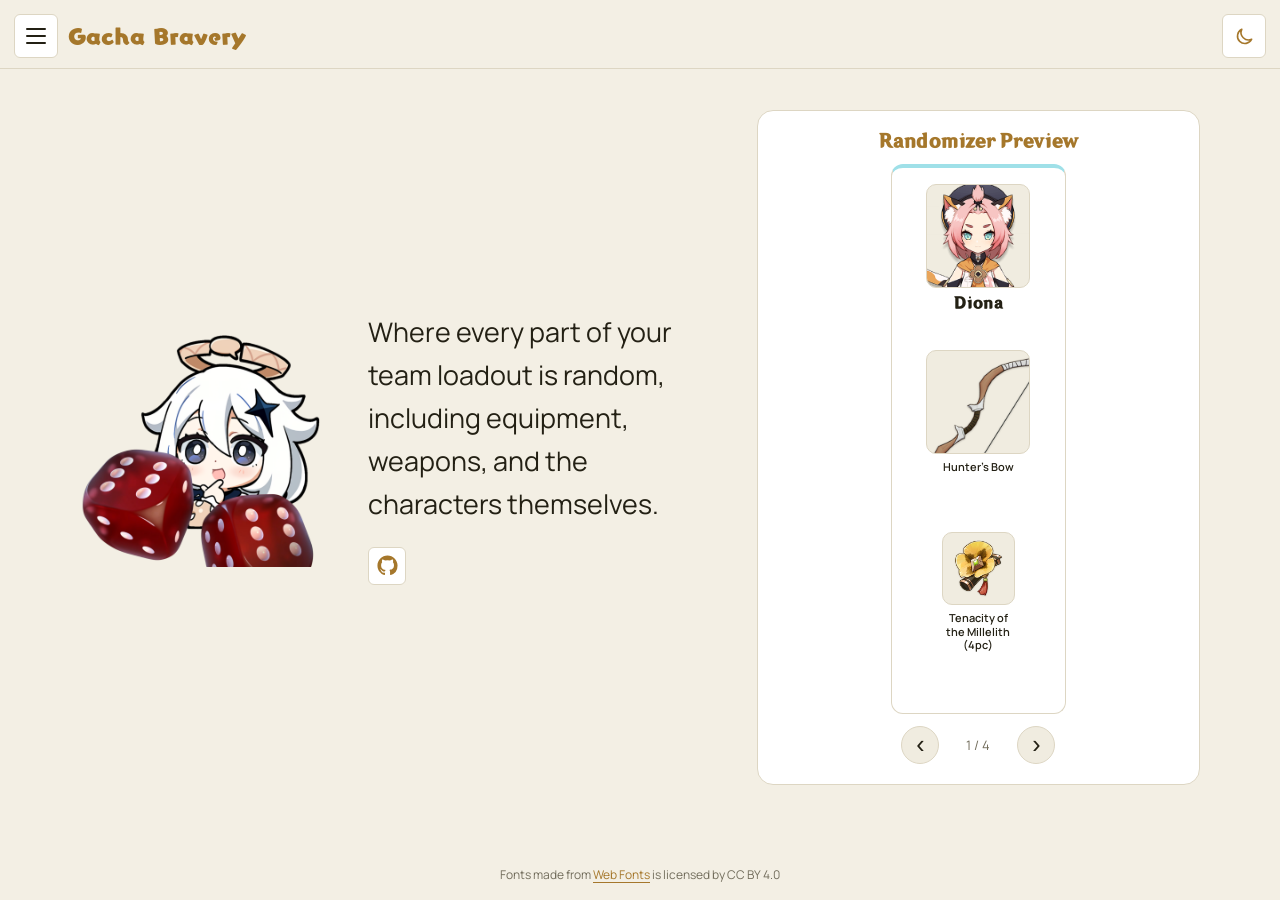
<file: index.html>
<!DOCTYPE html>
<html lang="en">
<head>
<meta charset="UTF-8">
<meta name="viewport" content="width=device-width, initial-scale=1, viewport-fit=cover">
<title>Gacha Bravery</title>
<link rel="icon" type="image/png" href="images/gacha-bravery-logo.png">
<link rel="preconnect" href="https://fonts.googleapis.com">
<link rel="preconnect" href="https://fonts.gstatic.com" crossorigin>
<link href="https://fonts.googleapis.com/css2?family=Manrope:wght@400;500;600;700&display=swap" rel="stylesheet">
<script src="theme.js"></script>
<link rel="stylesheet" href="styles.css">
</head>
<body class="landing-page">
<button class="sidebar-toggle" type="button" aria-label="Open game menu" aria-controls="game-sidebar" aria-expanded="false">
  <span></span><span></span><span></span>
</button>
<a class="brand-link" href="index.html">Gacha Bravery</a>
<div class="topbar-divider" aria-hidden="true"></div>
<button class="theme-toggle" type="button" aria-label="Switch to light mode" title="Switch to light mode" aria-pressed="false">
  <svg class="theme-icon theme-icon-sun" viewBox="0 0 24 24" aria-hidden="true"><circle cx="12" cy="12" r="4"></circle><path d="M12 2v2m0 16v2M4.93 4.93l1.42 1.42m11.3 11.3 1.42 1.42M2 12h2m16 0h2M4.93 19.07l1.42-1.42m11.3-11.3 1.42-1.42"></path></svg>
  <svg class="theme-icon theme-icon-moon" viewBox="0 0 24 24" aria-hidden="true"><path d="M20.2 15.1A8.5 8.5 0 0 1 8.9 3.8 8.5 8.5 0 1 0 20.2 15.1Z"></path></svg>
</button>
<aside class="game-sidebar" id="game-sidebar" aria-label="Game options" aria-hidden="true" inert>
  <h2>Games</h2>
  <nav>
    <a class="game-link" href="genshin.html">Genshin Impact</a>
    <button class="game-link" type="button" disabled aria-label="Honkai: Star Rail, unavailable">
      Honkai: Star Rail
    </button>
    <button class="game-link" type="button" disabled aria-label="Zenless Zone Zero, unavailable">
      Zenless Zone Zero
    </button>
    <button class="game-link" type="button" disabled aria-label="Wuthering Waves, unavailable">
      Wuthering Waves
    </button>
  </nav>
</aside>
<main class="landing-main">
  <section class="landing-copy" aria-label="About Gacha Bravery">
    <img class="landing-logo" src="images/gacha-bravery-logo.png" alt="Gacha Bravery logo">
    <div class="landing-copy-text">
      <p class="landing-description">Where every part of your team loadout is random, including equipment, weapons, and the characters themselves.</p>
      <a class="github-link" href="https://github.com/lockedluster" target="_blank" rel="noopener noreferrer" aria-label="GitHub profile: lockedluster" title="GitHub profile">
        <svg viewBox="0 0 24 24" aria-hidden="true"><path fill="currentColor" d="M12 .5C5.65.5.5 5.65.5 12c0 5.09 3.29 9.4 7.86 10.93.58.1.79-.25.79-.56 0-.27-.01-1.16-.02-2.1-3.2.7-3.88-1.36-3.88-1.36-.53-1.34-1.28-1.7-1.28-1.7-1.05-.72.08-.71.08-.71 1.16.08 1.77 1.19 1.77 1.19 1.03 1.76 2.7 1.25 3.36.95.1-.74.4-1.25.73-1.54-2.55-.29-5.23-1.28-5.23-5.7 0-1.26.45-2.29 1.19-3.1-.12-.29-.52-1.47.11-3.06 0 0 .97-.31 3.18 1.18a11.1 11.1 0 0 1 5.79 0c2.2-1.49 3.17-1.18 3.17-1.18.63 1.59.23 2.77.12 3.06.74.81 1.18 1.84 1.18 3.1 0 4.43-2.69 5.41-5.25 5.69.41.36.78 1.06.78 2.14 0 1.54-.01 2.78-.01 3.16 0 .31.21.67.8.56A11.5 11.5 0 0 0 23.5 12C23.5 5.65 18.35.5 12 .5Z"/></svg>
      </a>
    </div>
  </section>
  <section class="landing-carousel" aria-label="Randomizer result preview">
    <div class="preview-heading">
      <h2>Randomizer Preview</h2>
    </div>
    <div class="preview-stage" id="preview-stage" aria-live="polite"></div>
    <div class="preview-controls">
      <button class="preview-arrow" id="preview-prev" type="button" aria-label="Previous result">‹</button>
      <span class="preview-position" id="preview-position"></span>
      <button class="preview-arrow" id="preview-next" type="button" aria-label="Next result">›</button>
    </div>
  </section>
</main>
<script src="sidebar.js"></script>
<script src="data.js"></script>
<script src="home-carousel.js"></script>
<footer class="landing-footer">
  <div>Fonts made from <a href="http://www.onlinewebfonts.com">Web Fonts</a> is licensed by CC BY 4.0</div>
</footer>
</body>
</html>
</file>
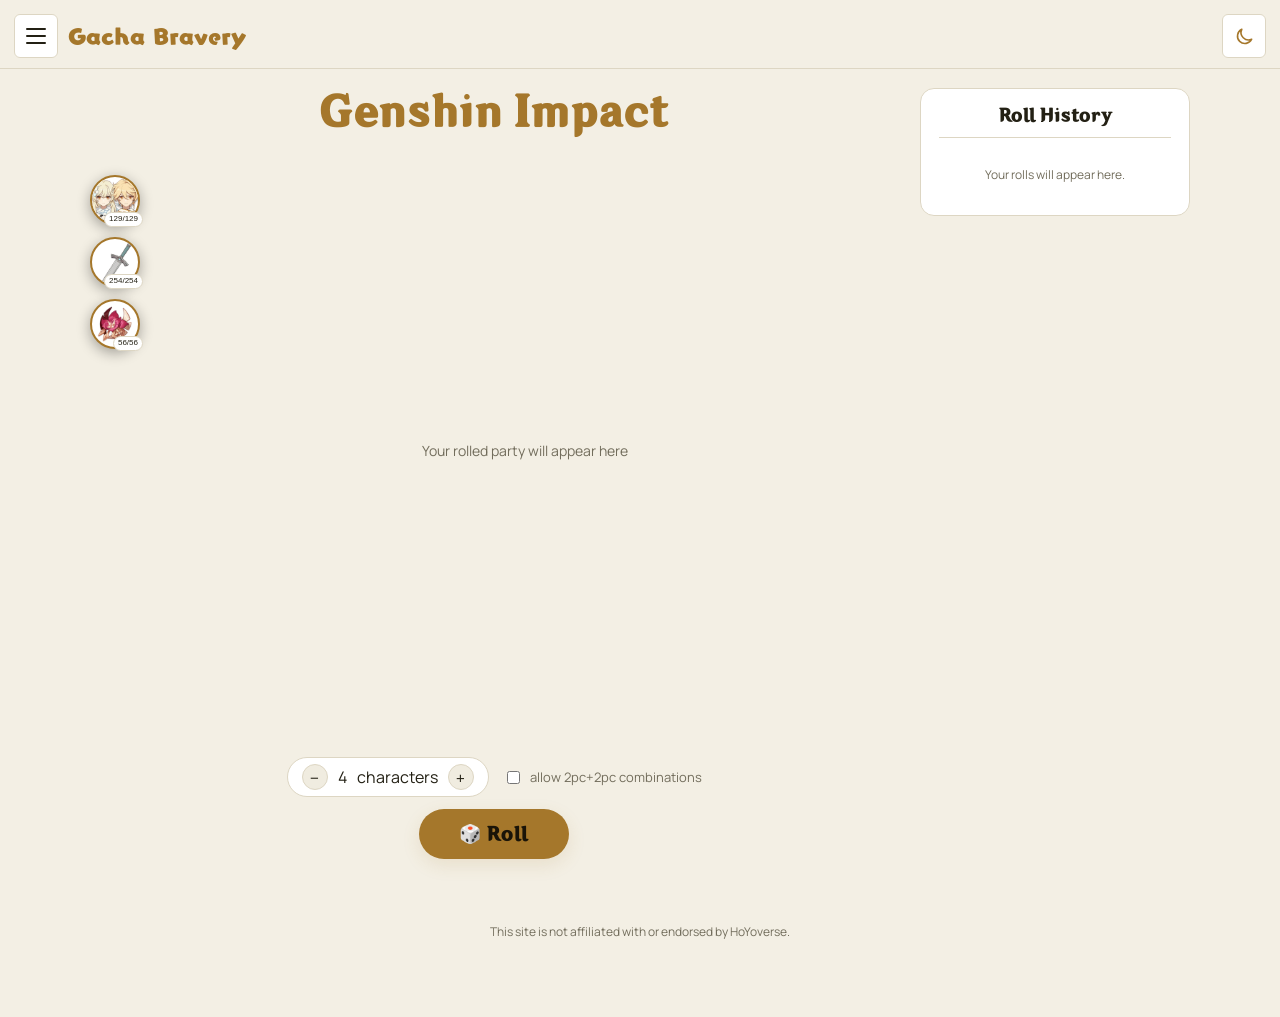
<file: genshin.html>
<!DOCTYPE html>
<html lang="en">
<head>
<meta charset="UTF-8">
<meta name="viewport" content="width=device-width, initial-scale=1, viewport-fit=cover">
<title>Gacha Bravery</title>
<link rel="icon" type="image/png" href="images/gacha-bravery-logo.png">
<link rel="preconnect" href="https://fonts.googleapis.com">
<link rel="preconnect" href="https://fonts.gstatic.com" crossorigin>
<link href="https://fonts.googleapis.com/css2?family=Manrope:wght@400;500;600;700&display=swap" rel="stylesheet">
<script src="theme.js"></script>
<link rel="stylesheet" href="styles.css">
</head>
<body class="genshin-page">
<button class="sidebar-toggle" type="button" aria-label="Open game menu" aria-controls="game-sidebar" aria-expanded="false">
  <span></span><span></span><span></span>
</button>
<a class="brand-link" href="index.html">Gacha Bravery</a>
<div class="topbar-divider" aria-hidden="true"></div>
<button class="theme-toggle" type="button" aria-label="Switch to light mode" title="Switch to light mode" aria-pressed="false">
  <svg class="theme-icon theme-icon-sun" viewBox="0 0 24 24" aria-hidden="true"><circle cx="12" cy="12" r="4"></circle><path d="M12 2v2m0 16v2M4.93 4.93l1.42 1.42m11.3 11.3 1.42 1.42M2 12h2m16 0h2M4.93 19.07l1.42-1.42m11.3-11.3 1.42-1.42"></path></svg>
  <svg class="theme-icon theme-icon-moon" viewBox="0 0 24 24" aria-hidden="true"><path d="M20.2 15.1A8.5 8.5 0 0 1 8.9 3.8 8.5 8.5 0 1 0 20.2 15.1Z"></path></svg>
</button>
<aside class="game-sidebar" id="game-sidebar" aria-label="Game options" aria-hidden="true" inert>
  <h2>Games</h2>
  <nav>
    <button class="game-link" type="button" disabled aria-current="page">Genshin Impact</button>
    <button class="game-link" type="button" disabled aria-label="Honkai: Star Rail, unavailable">
      Honkai: Star Rail
    </button>
    <button class="game-link" type="button" disabled aria-label="Zenless Zone Zero, unavailable">
      Zenless Zone Zero
    </button>
    <button class="game-link" type="button" disabled aria-label="Wuthering Waves, unavailable">
      Wuthering Waves
    </button>
  </nav>
</aside>
<section class="collection-popout card" id="chars-popout" role="dialog" aria-label="Owned characters" hidden>
  <div class="collection-heading"><h2>Owned Characters <span class="count" id="chars-count-label"></span></h2><button class="popout-close" type="button" aria-label="Close owned characters">×</button></div>
  <div class="collection-filters">
    <label>Element<select id="chars-element-filter"><option value="">All elements</option></select></label>
    <label>Weapon type<select id="chars-weapon-filter"><option value="">All weapon types</option></select></label>
    <label>Rarity<select id="chars-rarity-filter"><option value="">All rarities</option></select></label>
  </div>
  <div class="collection-actions">
    <button class="collection-bulk-action" type="button" data-collection="chars" data-action="all">All shown</button>
    <button class="collection-bulk-action" type="button" data-collection="chars" data-action="none">None shown</button>
  </div>
  <div class="chips" id="chars-items"></div>
</section>
<section class="collection-popout card" id="weapons-popout" role="dialog" aria-label="Owned weapons" hidden>
  <div class="collection-heading"><h2>Owned Weapons <span class="count" id="weapons-count-label"></span></h2><button class="popout-close" type="button" aria-label="Close owned weapons">×</button></div>
  <div class="collection-filters">
    <label>Weapon type<select id="weapons-type-filter"><option value="">All weapon types</option></select></label>
    <label>Rarity<select id="weapons-rarity-filter"><option value="">All rarities</option></select></label>
  </div>
  <div class="collection-actions">
    <button class="collection-bulk-action" type="button" data-collection="weapons" data-action="all">All shown</button>
    <button class="collection-bulk-action" type="button" data-collection="weapons" data-action="none">None shown</button>
  </div>
  <div class="chips" id="weapons-items"></div>
</section>
<section class="collection-popout card" id="artifacts-popout" role="dialog" aria-label="Owned artifact sets" hidden>
  <div class="collection-heading"><h2>Owned Artifact Sets <span class="count" id="artifacts-count-label"></span></h2><button class="popout-close" type="button" aria-label="Close owned artifact sets">×</button></div>
  <div id="artifacts-groups"></div>
</section>
<div class="wrap">
<div class="genshin-layout">
<main class="genshin-main">
<header>
  <h1>Genshin Impact</h1>
</header>

<div class="result-stage">
  <nav class="collection-dock" aria-label="Owned item collections">
    <button class="collection-launcher" type="button" aria-label="Owned characters" aria-controls="chars-popout" aria-expanded="false" data-popout="chars-popout">
      <img alt="" aria-hidden="true"><span class="launcher-count" id="chars-count"></span>
    </button>
    <button class="collection-launcher" type="button" aria-label="Owned weapons" aria-controls="weapons-popout" aria-expanded="false" data-popout="weapons-popout">
      <img alt="" aria-hidden="true"><span class="launcher-count" id="weapons-count"></span>
    </button>
    <button class="collection-launcher" type="button" aria-label="Owned artifact sets" aria-controls="artifacts-popout" aria-expanded="false" data-popout="artifacts-popout">
      <img alt="" aria-hidden="true"><span class="launcher-count" id="artifacts-count"></span>
    </button>
  </nav>
  <div id="results"></div>
</div>

<div class="controls">
  <div class="stepper"><button id="team-dec" type="button" aria-label="Decrease team size">−</button><span id="team-size">4</span> characters<button id="team-inc" type="button" aria-label="Increase team size">+</button></div>
  <label class="toggle-row"><input type="checkbox" id="combo-toggle"> allow 2pc+2pc combinations</label>
</div>
<button class="roll-btn" id="roll-btn" type="button">🎲 Roll</button>
<div id="msg"></div>
</main>

<aside class="roll-history card" aria-labelledby="history-title">
  <div class="history-heading">
    <h2 id="history-title">Roll History</h2>
  </div>
  <ol id="roll-history" aria-live="polite">
    <li class="history-empty">Your rolls will appear here.</li>
  </ol>
</aside>
</div>

<footer class="landing-footer">This site is not affiliated with or endorsed by HoYoverse.</footer>
</div>

<script src="data.js"></script>
<script src="app.js"></script>
<script src="sidebar.js"></script>
</body>
</html>
</file>
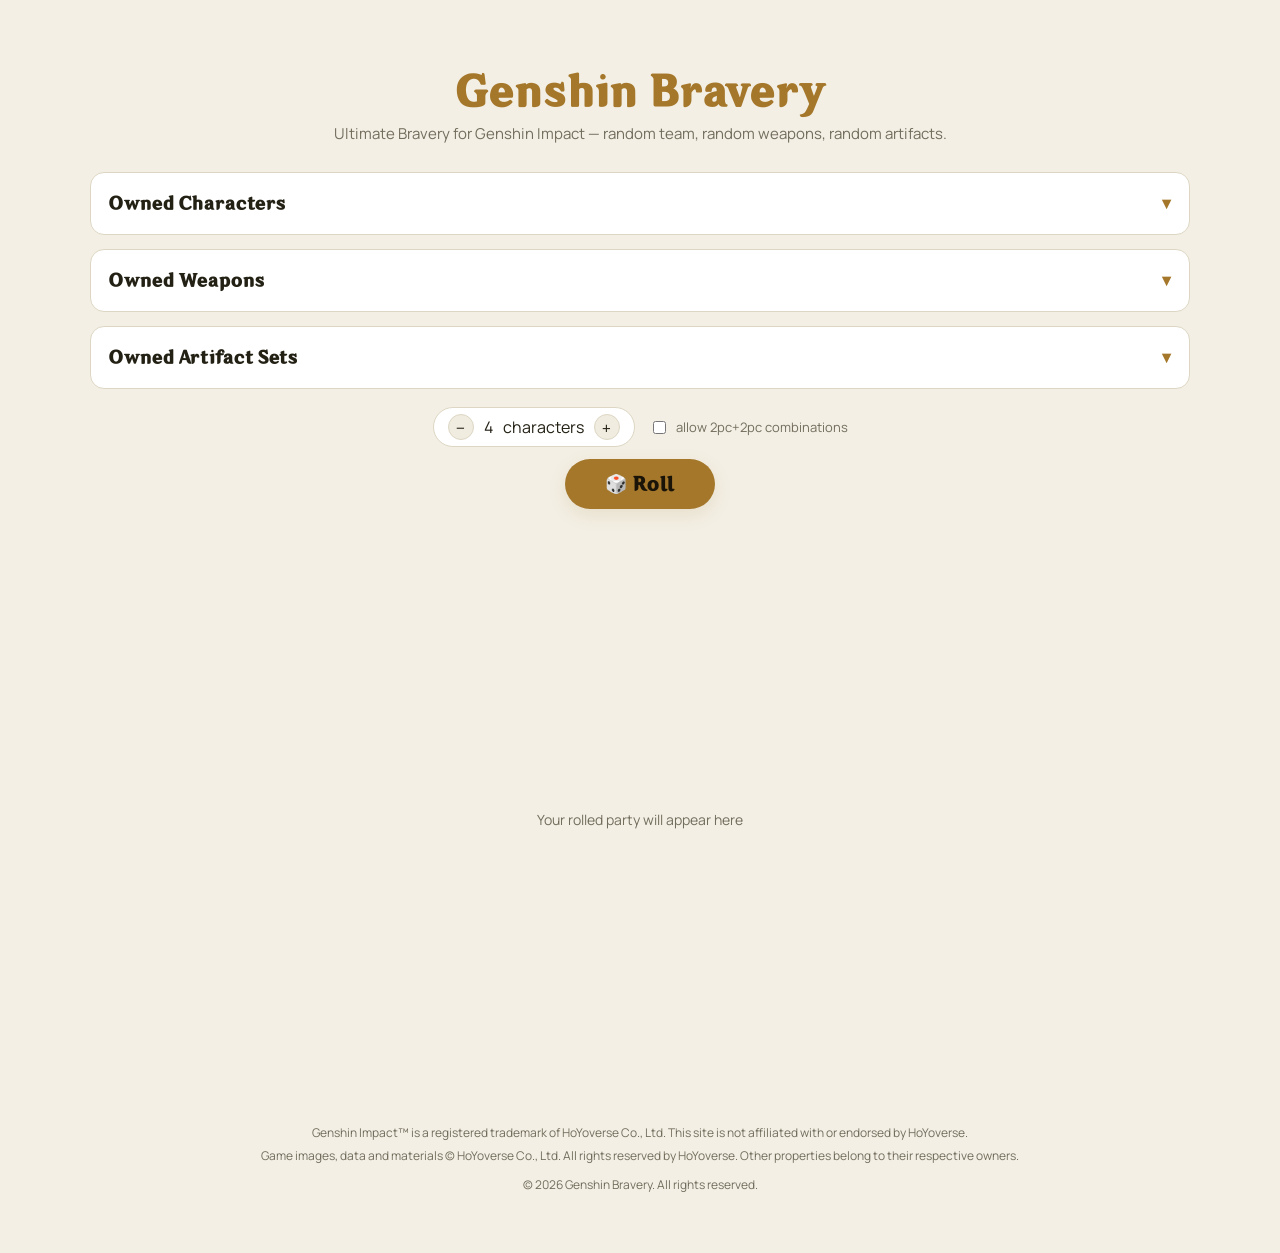
<file: teyvat-roulette_1.html>
<!DOCTYPE html>
<html lang="en">
<head>
<meta charset="UTF-8">
<meta name="viewport" content="width=device-width, initial-scale=1, viewport-fit=cover">
<title>Genshin Bravery</title>
<link rel="preconnect" href="https://fonts.googleapis.com">
<link rel="preconnect" href="https://fonts.gstatic.com" crossorigin>
<link href="https://fonts.googleapis.com/css2?family=Manrope:wght@400;500;600;700&display=swap" rel="stylesheet">
<link rel="stylesheet" href="styles.css">
</head>
<body>
<div class="wrap">
<header>
  <h1>Genshin Bravery</h1>
  <p>Ultimate Bravery for Genshin Impact — random team, random weapons, random artifacts.</p>
</header>

<div class="card"><details id="det-chars"><summary>Owned Characters <span class="count" id="chars-count"></span></summary><div id="chars-groups"></div></details></div>
<div class="card"><details id="det-weapons"><summary>Owned Weapons <span class="count" id="weapons-count"></span></summary><div id="weapons-groups"></div></details></div>
<div class="card"><details id="det-artifacts"><summary>Owned Artifact Sets <span class="count" id="artifacts-count"></span></summary><div id="artifacts-groups"></div></details></div>

<div class="controls">
  <div class="stepper"><button id="team-dec">−</button><span id="team-size">4</span> characters<button id="team-inc">+</button></div>
  <label class="toggle-row"><input type="checkbox" id="combo-toggle"> allow 2pc+2pc combinations</label>
</div>

<button class="roll-btn" id="roll-btn">🎲 Roll</button>
<div id="msg"></div>
<div id="results"></div>

<footer>Genshin Impact™ is a registered trademark of HoYoverse Co., Ltd. This site is not affiliated with or endorsed by HoYoverse.</footer>
<footer>Game images, data and materials © HoYoverse Co., Ltd. All rights reserved by HoYoverse. Other properties belong to their respective owners.</footer>
<footer>© 2026 Genshin Bravery. All rights reserved.</footer>
</div>

<script src="data.js"></script>
<script src="app.js"></script>
</body>
</html>
</file>
<file: styles.css>
@font-face{
  font-family:'HYWenHei';
  src:url('./fonts/HYWenHei.woff2') format('woff2');
  font-style:normal;
  font-display:swap;
}
@font-face{
  font-family:'FOT-Yuruka Std';
  src:url('./fonts/FOT-Yuruka Std.woff2') format('woff2');
  font-style:normal;
  font-display:swap;
}
:root{
  --bg:#12141c; --surface:#191c27; --surface2:#212533; --line:#2c3040;
  --text:#eae7dc; --muted:#9296a8; --gold:#caa452; --gold-soft:#caa45233;
  color-scheme:dark;
  box-sizing:border-box;
  padding-top:env(safe-area-inset-top,0px);
  padding-bottom:env(safe-area-inset-bottom,0px);
}
@media (prefers-color-scheme: light){
  :root:not([data-theme="dark"]){
    --bg:#f3efe4; --surface:#ffffff; --surface2:#f0ece0; --line:#ddd6c3;
    --text:#232014; --muted:#726d5c; --gold:#a5772b; --gold-soft:#a5772b22;
    color-scheme:light;
  }
}
:root[data-theme="dark"]{
  --bg:#12141c; --surface:#191c27; --surface2:#212533; --line:#2c3040;
  --text:#eae7dc; --muted:#9296a8; --gold:#caa452; --gold-soft:#caa45233;
}
:root[data-theme="light"]{
  --bg:#f3efe4; --surface:#ffffff; --surface2:#f0ece0; --line:#ddd6c3;
  --text:#232014; --muted:#726d5c; --gold:#a5772b; --gold-soft:#a5772b22;
  color-scheme:light;
}
*{box-sizing:border-box;}
html{scroll-padding-top:env(safe-area-inset-top,0px);}
body{margin:0; background:var(--bg); color:var(--text); font-family:'Manrope',system-ui,sans-serif; min-height:100%; padding:28px 18px 60px;}
.wrap{max-width:1100px; margin:0 auto;}
.genshin-layout{display:grid; grid-template-columns:minmax(0,1fr) 270px; gap:22px; align-items:start;}
.genshin-main{min-width:0;}
.roll-history{position:sticky; top:18px; max-height:calc(100vh - 36px); overflow:auto; padding:14px;}
.history-heading{display:flex; align-items:center; justify-content:center; padding-bottom:11px; border-bottom:1px solid var(--line); text-align:center;}
.history-heading h2{margin:0; font-family:'HYWenHei',serif; font-size:17px;}
#roll-history{display:grid; gap:10px; margin:0; padding:12px 0 0; list-style:none;}
.history-empty{padding:16px 4px; color:var(--muted); font-size:12px; text-align:center;}
.history-entry{min-width:0;}
.history-roll{display:block; width:100%; padding:7px; border:1px solid var(--line); border-radius:6px; background:var(--surface2); cursor:pointer;}
.history-roll:hover,.history-roll:focus-visible,.history-roll[aria-current="true"]{border-color:var(--gold); outline-color:var(--gold);}
.history-characters{display:flex; align-items:center; justify-content:center; gap:6px; min-width:0;}
.history-avatar{display:flex; width:42px; aspect-ratio:1; flex:0 0 42px; align-items:center; justify-content:center; overflow:hidden; border:1px solid var(--line); border-radius:5px; background:var(--surface); color:var(--muted); font:700 11px 'HYWenHei',serif;}
.history-avatar img{display:block; width:100%; height:100%; object-fit:cover;}
header{text-align:center; margin-bottom:28px;}
.repo-badge{display:inline-flex; align-items:center; justify-content:center; padding:7px 12px; border-radius:999px; border:1px solid var(--line); background:var(--surface); color:var(--gold); text-decoration:none; font-size:12px; font-weight:700; letter-spacing:.04em; text-transform:uppercase; transition:all .15s ease;}
.repo-badge:hover,.repo-badge:focus-visible{background:var(--surface2); border-color:var(--gold); text-decoration:none; transform:translateY(-1px);}
.github-link{display:inline-flex; width:38px; height:38px; align-items:center; justify-content:center; border:1px solid var(--line); border-radius:6px; background:var(--surface); color:var(--gold); transition:background .15s ease,border-color .15s ease,color .15s ease;}
.github-link svg{width:21px; height:21px;}
.github-link:hover,.github-link:focus-visible{background:var(--surface2); border-color:var(--gold); color:var(--text);}
h1{font-family:'HYWenHei',serif; font-weight:700; letter-spacing:.02em; font-size:clamp(28px,6vw,40px); margin:0 0 6px; color:var(--gold);}
header p{color:var(--muted); margin:0; font-size:15px;}
.card{background:var(--surface); border:1px solid var(--line); border-radius:14px; padding:16px 18px; margin-bottom:14px;}
details summary{cursor:pointer; font-family:'HYWenHei',serif; font-size:17px; font-weight:600; list-style:none; display:flex; justify-content:space-between; align-items:center; padding:4px 0;}
details summary::-webkit-details-marker{display:none;}
summary .count{font-family:'Manrope',sans-serif; font-weight:500; font-size:13px; color:var(--muted);}
summary::after{content:'▾'; color:var(--gold); transition:transform .2s;}
details[open] summary::after{transform:rotate(180deg);}
.group{margin-top:14px;}
.group-head{display:flex; justify-content:space-between; align-items:center; margin-bottom:9px;}
.group-head b{font-size:13px; letter-spacing:.03em;}
.group-head .mini{background:none; border:1px solid var(--line); color:var(--muted); font-size:11px; border-radius:20px; padding:3px 9px; cursor:pointer;}
.chips{display:grid; grid-template-columns:repeat(auto-fill,minmax(74px,1fr)); gap:12px 9px;}
.item-card{display:flex; flex-direction:column; align-items:center; gap:5px; cursor:pointer; user-select:none;}
.thumb{width:100%; aspect-ratio:1/1; border-radius:11px; background:var(--surface2); border:2px solid var(--line); display:flex; align-items:center; justify-content:center; font-family:'HYWenHei',serif; font-weight:600; font-size:17px; color:var(--muted); position:relative; overflow:hidden; transition:opacity .15s, border-color .15s;}
.thumb img{width:100%; height:100%; object-fit:cover; display:block;}
.item-rarity{position:absolute; bottom:4px; left:50%; transform:translateX(-50%); padding:2px 4px; border-radius:5px; background:#12141ce8; color:#f0c75e; font-size:10px; line-height:1; letter-spacing:-1px; white-space:nowrap;}
.item-card:not(.on) .thumb{opacity:.4;}
.item-card.on .thumb{border-color:var(--accent,var(--gold));}
.thumb .check{position:absolute; top:3px; right:3px; width:16px; height:16px; border-radius:50%; background:var(--accent,var(--gold)); color:#12141c; font-size:10px; font-weight:700; display:none; align-items:center; justify-content:center;}
.item-card.on .thumb .check{display:flex;}
.item-label{font-size:10.5px; text-align:center; line-height:1.2; color:var(--text); max-width:80px;}
.controls{display:flex; flex-wrap:wrap; gap:14px; align-items:center; justify-content:center; margin:18px 0 12px;}
.stepper{display:flex; align-items:center; gap:10px; background:var(--surface); border:1px solid var(--line); border-radius:20px; padding:6px 14px;}
.stepper button{width:26px; height:26px; border-radius:50%; border:1px solid var(--line); background:var(--surface2); color:var(--text); font-size:15px; cursor:pointer;}
.toggle-row{display:flex; align-items:center; gap:7px; font-size:13px; color:var(--muted);}
.toggle-row input{accent-color:var(--gold);}
.roll-btn{display:block; margin:0 auto 10px; font-family:'HYWenHei',serif; font-weight:700; font-size:18px; letter-spacing:.03em; background:var(--gold); color:#1a1408; border:none; padding:14px 40px; border-radius:30px; cursor:pointer; box-shadow:0 6px 18px var(--gold-soft);}
.roll-btn:active{transform:translateY(1px);}
#msg{text-align:center; color:var(--muted); font-size:14px; min-height:15px; margin-bottom:10px;}
.result-stage{display:flex; min-height:574px; align-items:center; justify-content:center; padding:10px 0;}
#results{display:grid; width:100%; min-height:550px; grid-template-columns:repeat(auto-fit,minmax(145px,max-content)); align-content:center; gap:14px; justify-content:center;}
#results:empty::before{content:'Your rolled party will appear here'; color:var(--muted); font-size:14px;}
.result-card{background:var(--surface); border:1px solid var(--line); border-top:4px solid var(--elc,var(--gold)); border-radius:12px; padding:16px 10px; min-width:0; width:175px; max-width:100%; height:550px; display:flex; flex-direction:column; align-items:center; position:relative; animation:result-card-reveal .42s cubic-bezier(.2,.75,.3,1) both; animation-delay:var(--reveal-delay,0ms);}
@keyframes result-card-reveal{from{opacity:0; transform:translateY(14px) scale(.97);}to{opacity:1; transform:translateY(0) scale(1);}}
@media (prefers-reduced-motion:reduce){.result-card{animation:none;}}
.result-card.combo-result{height:550px;}
.result-card .result-head{display:flex; flex-direction:column; align-items:center; gap:6px; width:100%; height:125px; flex-shrink:0; text-align:center;}
.result-card .result-icon{width:100%; aspect-ratio:1; height:auto; border-radius:10px; overflow:hidden; border:1px solid var(--line); background:var(--surface2); display:flex; align-items:center; justify-content:center; font-family:'HYWenHei',serif; font-size:12px; font-weight:700; color:var(--text); text-transform:uppercase; flex-shrink:0;}
.result-card .result-head .result-icon{max-width:104px;}
.result-card .result-icon img{width:100%; height:100%; object-fit:cover; display:block;}
.result-card h3{margin:0 0 2px; font-family:'HYWenHei',serif; font-size:15px;}
.result-card .elem{font-size:10px; color:var(--elc,var(--muted)); font-weight:700; letter-spacing:.04em; margin-bottom:10px;}
.result-card .result-section{width:100%; display:flex; justify-content:center; text-align:center;}
.result-card .weapon-result{height:220px; flex-shrink:0; align-items:center;}
.result-card .artifact-result{height:140px; flex-shrink:0; align-items:flex-end; padding-bottom:18px;}
.result-card.combo-result .weapon-result{height:175px;}
.result-card.combo-result .artifact-result{height:210px; align-items:center; padding-bottom:0;}
.result-card .result-item{display:flex; flex-direction:column; align-items:center; gap:6px; min-height:22px; max-width:100%; color:var(--text); font-size:11px; overflow-wrap:anywhere;}
.result-card .result-item b{font-weight:600; line-height:1.2; min-height:27px; display:flex; align-items:flex-start; justify-content:center;}
.result-card .weapon-result .result-item{width:100%;}
.result-card .weapon-result .result-icon{max-width:104px;}
.result-card .artifact-group{display:flex; justify-content:center; gap:6px; width:100%;}
.result-card .artifact-group .result-item{width:calc(50% - 3px);}
.result-card .artifact-group .result-icon{max-width:104px;}
.result-card .artifact-group.combo{flex-direction:column; align-items:center; gap:5px;}
.result-card .artifact-group.combo .result-item{width:100%;}
.result-card .artifact-group.combo .result-icon{max-width:68px;}
.result-card .result-item .mini-icon{width:20px; height:20px; border-radius:6px; object-fit:cover; display:flex; align-items:center; justify-content:center; background:var(--surface2); border:1px solid var(--line); font-size:8px; color:var(--text); font-family:'HYWenHei',serif; overflow:hidden; flex-shrink:0;}
.result-card .result-item .mini-icon img{width:100%; height:100%; object-fit:cover; display:block;}
.result-card .note{position:absolute; left:10px; right:10px; bottom:6px; font-size:11px; color:var(--gold); text-align:center;}
footer{text-align:center; color:var(--muted); font-size:12px; margin-top:30px;}
footer + footer{margin-top:6px;}
footer:last-child{margin-top:12px;}
.landing-page{display:flex; flex-direction:column; min-height:100vh; padding:0;}
body::before{position:fixed; z-index:15; inset:0 0 auto; height:69px; background:var(--bg); content:""; pointer-events:none;}
.game-sidebar{position:fixed; z-index:27; inset:0 auto 0 0; width:min(280px,85vw); padding:76px 18px 24px; background:var(--surface); border-right:1px solid var(--line); box-shadow:12px 0 32px #0003; transform:translateX(-105%); visibility:hidden; transition:transform .22s ease,visibility .22s;}
.sidebar-open .game-sidebar{transform:translateX(0); visibility:visible;}
.sidebar-toggle{position:fixed; z-index:30; top:14px; left:14px; display:grid; align-content:center; justify-items:center; gap:5px; width:44px; height:44px; padding:0; border:1px solid var(--line); border-radius:6px; background:var(--surface); color:var(--text); cursor:pointer;}
.sidebar-toggle span{width:20px; height:2px; border-radius:1px; background:currentColor;}
.sidebar-toggle:hover,.sidebar-toggle:focus-visible{border-color:var(--gold); outline-color:var(--gold);}
.brand-link{position:fixed; z-index:30; top:14px; left:68px; display:flex; min-height:44px; align-items:center; color:var(--gold); font:400 20px 'FOT-Yuruka Std','HYWenHei',serif; text-decoration:none;}
.brand-link:hover,.brand-link:focus-visible{color:var(--text); text-decoration:none; outline-color:var(--gold);}
.topbar-divider{position:fixed; z-index:25; top:68px; right:0; left:0; border-top:1px solid var(--line); pointer-events:none;}
.theme-toggle{position:fixed; z-index:30; top:14px; right:14px; display:flex; width:44px; height:44px; align-items:center; justify-content:center; padding:0; border:1px solid var(--line); border-radius:6px; background:var(--surface); color:var(--gold); cursor:pointer; transition:background .15s ease,border-color .15s ease,color .15s ease;}
.theme-toggle:hover,.theme-toggle:focus-visible{background:var(--surface2); border-color:var(--gold); color:var(--text); outline-color:var(--gold);}
.theme-icon{width:21px; height:21px; fill:none; stroke:currentColor; stroke-linecap:round; stroke-linejoin:round; stroke-width:1.8;}
.theme-icon-moon,:root[data-theme="light"] .theme-icon-sun{display:none;}
:root[data-theme="light"] .theme-icon-moon{display:block;}
:root:not([data-theme="light"]):not([data-theme="dark"]) .theme-icon-sun{display:none;}
:root:not([data-theme="light"]):not([data-theme="dark"]) .theme-icon-moon{display:block;}
.game-sidebar h2{margin:0 0 22px; color:var(--muted); font-size:12px; font-weight:700; letter-spacing:.12em; text-transform:uppercase;}
.game-sidebar nav{display:grid; gap:8px;}
.game-link{display:flex; align-items:center; width:100%; min-height:46px; padding:0 13px; border:1px solid transparent; border-radius:6px; background:transparent; color:var(--text); font:600 14px 'Manrope',system-ui,sans-serif; text-align:left; text-decoration:none; cursor:pointer;}
.game-link[href]:hover,.game-link[href]:focus-visible{background:var(--surface2); border-color:var(--line);}
.game-link:disabled{color:var(--muted); cursor:not-allowed; opacity:.6;}
.collection-dock{position:fixed; z-index:18; top:50%; left:12px; display:grid; gap:12px; transform:translateY(-50%);}
.collection-launcher{position:relative; display:flex; width:50px; height:50px; align-items:center; justify-content:center; padding:0; overflow:visible; border:2px solid var(--gold); border-radius:50%; background:var(--surface); box-shadow:0 4px 14px #0005; cursor:pointer; transition:transform .15s ease,border-color .15s ease,opacity .15s ease;}
.collection-launcher:hover,.collection-launcher:focus-visible,.collection-launcher[aria-expanded="true"]{transform:scale(1.08); border-color:var(--text); outline-color:var(--gold);}
.collection-launcher img{width:100%; height:100%; border-radius:50%; object-fit:cover;}
.launcher-count{position:absolute; right:-5px; bottom:-4px; padding:2px 4px; border:1px solid var(--line); border-radius:10px; background:var(--surface); color:var(--text); font-size:8px; line-height:1.1; white-space:nowrap;}
.collection-popout{position:fixed; z-index:26; top:50%; left:76px; width:min(690px,calc(100vw - 92px)); max-height:min(82vh,900px); margin:0; padding:16px; overflow:auto; transform:translateY(-50%); box-shadow:0 14px 42px #0008;}
.collection-popout[hidden]{display:none;}
.collection-heading{display:flex; align-items:center; justify-content:space-between; gap:12px; margin-bottom:12px; padding-bottom:10px; border-bottom:1px solid var(--line);}
.collection-heading h2{margin:0; font:600 17px 'HYWenHei',serif;}
.collection-heading .count{font:500 12px 'Manrope',sans-serif; color:var(--muted);}
.popout-close{width:30px; height:30px; flex:0 0 30px; border:1px solid var(--line); border-radius:50%; background:var(--surface2); color:var(--text); font-size:20px; line-height:1; cursor:pointer;}
.popout-close:hover,.popout-close:focus-visible{border-color:var(--gold); outline-color:var(--gold);}
.collection-filters{display:flex; flex-wrap:wrap; gap:10px; margin-bottom:14px;}
.collection-filters label{display:grid; gap:4px; color:var(--muted); font-size:11px; font-weight:700;}
.collection-filters select{min-width:140px; padding:7px 28px 7px 9px; border:1px solid var(--line); border-radius:7px; background:var(--surface2); color:var(--text); font:500 12px 'Manrope',sans-serif;}
.collection-actions{display:flex; gap:6px; margin-bottom:12px;}
.collection-bulk-action{padding:4px 10px; border:1px solid var(--line); border-radius:20px; background:none; color:var(--muted); font:500 11px 'Manrope',sans-serif; cursor:pointer;}
.collection-bulk-action:hover,.collection-bulk-action:focus-visible{border-color:var(--gold); color:var(--text); outline-color:var(--gold);}
.collection-popout .group:first-child{margin-top:0;}
.landing-main{display:grid; flex:1; grid-template-columns:minmax(0,1.15fr) minmax(290px,.85fr); align-items:center; gap:clamp(32px,6vw,88px); width:min(1200px,100%); min-width:0; min-height:0; margin:0 auto; padding:90px 40px 32px;}
.landing-copy{display:flex; align-items:center; gap:clamp(22px,4vw,48px); min-width:0;}
.landing-logo{width:clamp(150px,19vw,240px); height:auto; flex:0 0 auto; object-fit:contain;}
.landing-copy-text{display:grid; justify-items:start; gap:22px; min-width:0;}
.landing-description{max-width:580px; margin:0; color:var(--text); font-size:clamp(20px,2.1vw,27px); line-height:1.6; text-align:left;}
.landing-carousel{display:grid; justify-items:center; gap:12px; min-width:0; padding:20px; border:1px solid var(--line); border-radius:16px; background:var(--surface);}
.preview-heading{text-align:center;}
.preview-heading h2{margin:0; font-family:'HYWenHei',serif; font-size:18px; color:var(--gold);}
.preview-heading p{margin:5px 0 0; color:var(--muted); font-size:13px;}
.preview-stage{display:flex; justify-content:center; min-height:550px;}
.preview-stage .result-card{flex:0 0 175px;}
.preview-controls{display:flex; align-items:center; justify-content:center; gap:18px;}
.preview-arrow{width:38px; height:38px; border:1px solid var(--line); border-radius:50%; background:var(--surface2); color:var(--text); font-size:25px; line-height:1; cursor:pointer;}
.preview-arrow:hover,.preview-arrow:focus-visible{border-color:var(--gold); outline-color:var(--gold);}
.preview-position{min-width:42px; color:var(--muted); font-size:13px; text-align:center;}
.landing-footer{display:flex; align-items:center; justify-content:center; gap:16px; width:100%; margin:0; padding:16px 24px max(16px,env(safe-area-inset-bottom,0px)); color:var(--muted); font-size:12px; line-height:1.6; text-align:center;}
.landing-footer a{color:var(--gold); text-underline-offset:3px;}
.landing-footer a:hover,.landing-footer a:focus-visible{color:var(--text);}
@media(max-width:600px){
  .game-sidebar nav{grid-template-columns:1fr;}
  .game-link{padding:0 9px; font-size:12px;}
  .landing-footer{padding-right:16px; padding-left:16px;}
}
body:not(.landing-page) .wrap{padding-top:40px;}
body.genshin-page .wrap{padding-top:60px;}
@media(max-width:900px){
  .landing-main{grid-template-columns:minmax(0,1fr) minmax(260px,.8fr); gap:28px; padding-right:24px; padding-left:24px;}
  .landing-logo{width:clamp(140px,20vw,190px);}
}
@media(max-width:900px){
  .genshin-layout{grid-template-columns:minmax(0,1fr) 230px; gap:14px;}
}
@media(max-width:680px){
  .landing-main{grid-template-columns:1fr; gap:30px; padding:88px 20px 24px;}
  .landing-copy{flex-direction:row; align-items:center; gap:18px;}
  .landing-logo{width:clamp(100px,30vw,150px);}
  .landing-copy-text{gap:14px;}
  .landing-description{font-size:clamp(18px,5vw,22px);}
  .landing-carousel{width:min(100%,360px); justify-self:center; padding:16px 12px;}
  .genshin-layout{grid-template-columns:1fr;}
  .roll-history{position:static; max-height:340px;}
  body.genshin-page header{margin-bottom:12px;}
  .result-stage{min-height:0; padding:4px 0 0;}
  .result-stage.has-results .collection-launcher{opacity:.25;}
  #results{grid-template-columns:repeat(4,minmax(0,1fr)); min-height:380px; gap:5px; justify-content:stretch;}
  .controls{margin:10px 0 8px;}
  .result-card,.result-card.combo-result{width:100%; height:380px; padding:8px 3px; border-radius:8px;}
  .result-card .result-head{height:78px; gap:4px;}
  .result-card .result-head .result-icon{max-width:62px; border-radius:7px;}
  .result-card h3{font-size:10px; overflow-wrap:anywhere;}
  .result-card .weapon-result,.result-card.combo-result .weapon-result{height:128px;}
  .result-card .artifact-result{height:112px; padding-bottom:8px;}
  .result-card.combo-result .artifact-result{height:142px; padding-bottom:0;}
  .result-card .result-item{gap:3px; font-size:8px;}
  .result-card .result-item b{min-height:0; font-size:8px; line-height:1.15;}
  .result-card .weapon-result .result-icon,.result-card .artifact-group .result-icon{max-width:60px;}
  .result-card .artifact-group{gap:3px;}
  .result-card .artifact-group .result-item{width:calc(50% - 2px);}
  .result-card .artifact-group.combo{gap:3px;}
  .result-card .artifact-group.combo .result-icon{max-width:40px;}
  .result-card .note{left:3px; right:3px; bottom:4px; font-size:7px; line-height:1.15;}
  .collection-dock{left:8px; gap:9px;}
  .collection-launcher{width:44px; height:44px;}
  .collection-popout{left:62px; width:calc(100vw - 72px); max-height:82vh; padding:12px;}
}
@media(min-width:901px){
  .result-stage{display:grid; grid-template-columns:50px minmax(0,1fr); align-items:start; gap:12px;}
  .collection-dock{position:static; grid-column:1; grid-row:1; align-self:start; justify-self:start; transform:none;}
  .collection-popout{right:auto; left:calc((100vw - min(1100px,100vw - 36px))/2 + 74px); width:min(690px,calc(100vw - 450px));}
}
@media(prefers-reduced-motion:reduce){.game-sidebar{transition:none;}}
</file>
